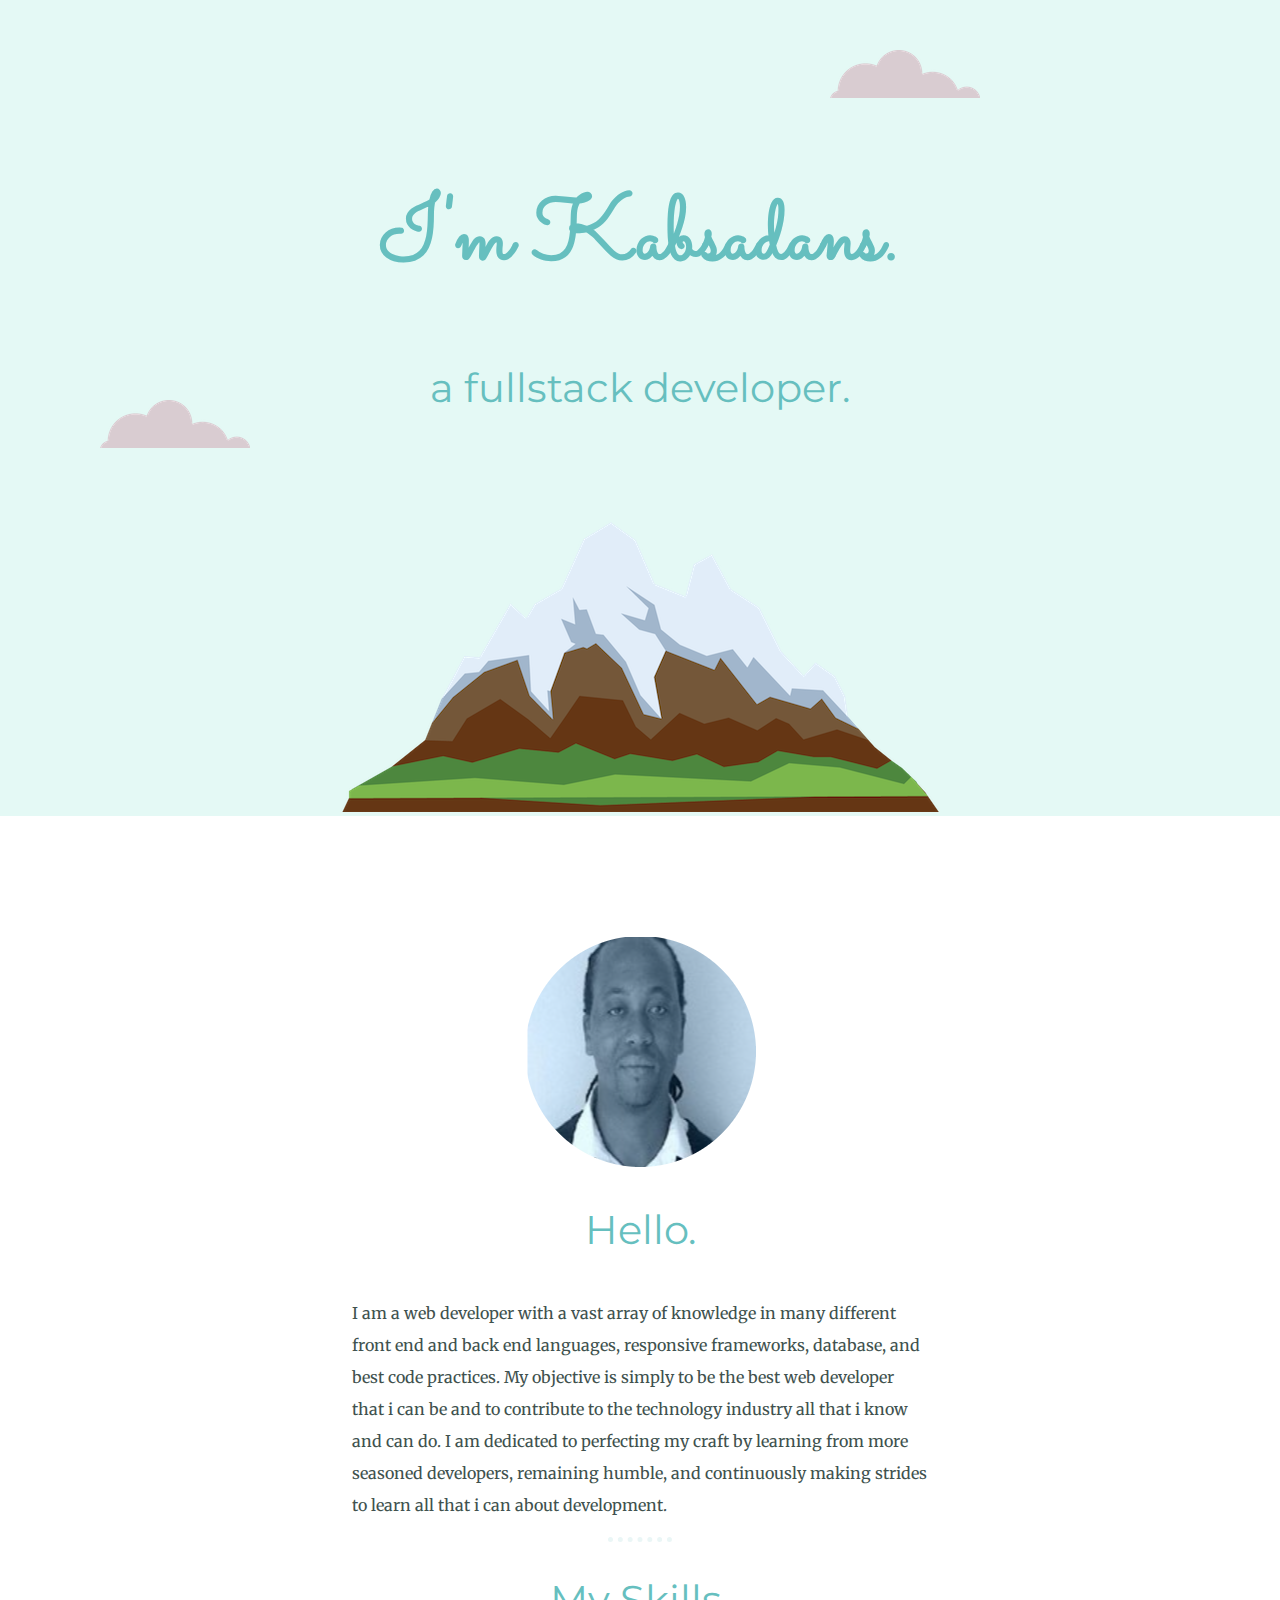
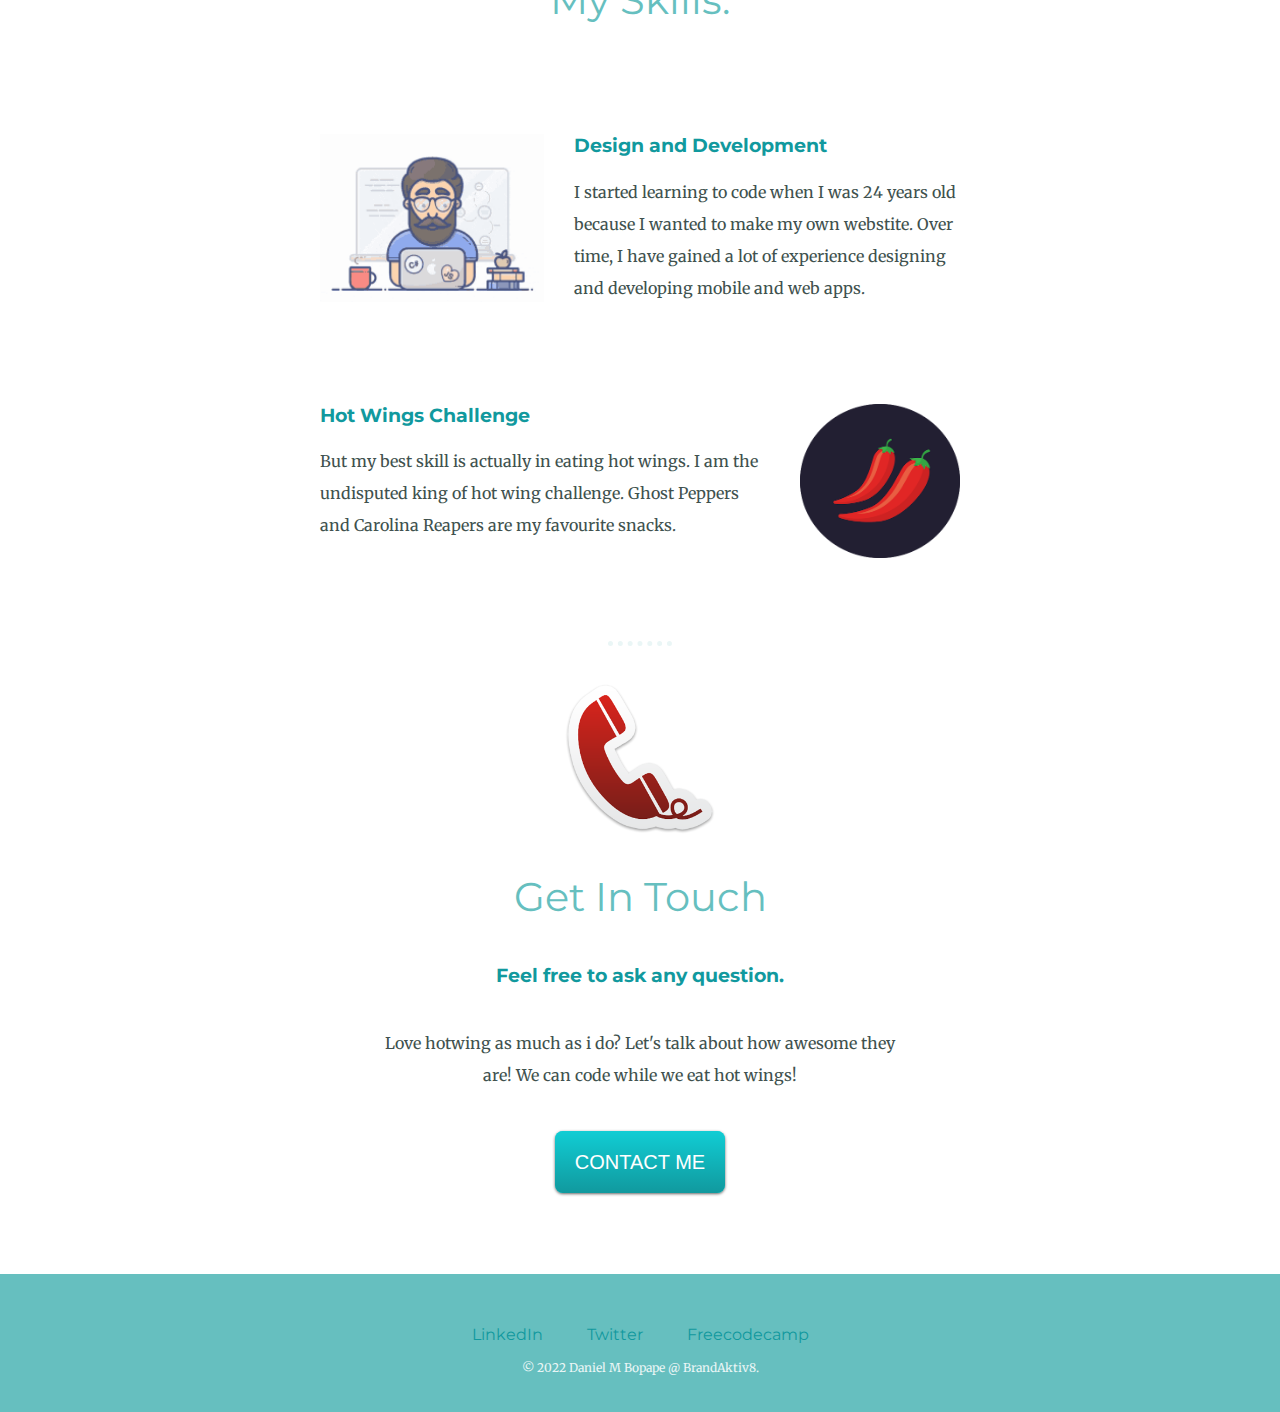
<file: assets/index.html>
<!DOCTYPE html>
<html lang="en" dir="ltr">

<head>
  <meta charset="utf-8">
  <meta name="viewport" content="width=device-width, initial-scale=1">
  <title>Daniel M Bopape</title>
  <link rel="stylesheet" href="styles.css">
  <link rel="icon" href="images/favicon.ico">
  <link rel="preconnect" href="https://fonts.googleapis.com">
  <link rel="preconnect" href="https://fonts.gstatic.com" crossorigin>
  <link href="https://fonts.googleapis.com/css2?family=Merriweather&family=Montserrat&family=Sacramento&display=swap" rel="stylesheet">
</head>

<body>
  <div class="top-container">
    <img class="top-cloud" src="cloud.png" alt="cloud-img">
    <h1>I'm Kabsadans.</h1>
    <h2>a fullstack developer.</h2>
    <img class="bottom-cloud" src="cloud.png" alt="cloud-img">
    <img src="mountain.png" alt="mountain-img">
  </div>
  <div class="middle-container">
    <div class="profile">
      <img src="daniel.png" alt="profile img">

      <h2>Hello.</h2>
      <div class="intro">
        <p>I am a web developer with a vast array of knowledge in many different front end and back end languages, responsive frameworks, database, and best code practices. My objective is simply to be the best web developer that i can be and to
          contribute to the technology industry all that i know and can do. I am dedicated to perfecting my craft by learning from more seasoned developers, remaining humble, and continuously making strides to learn all that i can about development.
        </p>
      </div>

    </div>
    <hr>
    <div class="skills">
      <h2>My Skills.</h2>
      <div class="skill-row">
        <img class="code-img" src="helloworld.gif" alt="code img">

        <h3>Design and Development</h3>
        <p>I started learning to code when I was 24 years old because I wanted to make my own webstite. Over time, I have gained a lot of experience designing and developing mobile and web apps.</p>

      </div>
      <div class="skill-row">
        <img class="chilli-img" src="chillies.png" alt="chilli img">

        <h3>Hot Wings Challenge</h3>
        <p>But my best skill is actually in eating hot wings. I am the undisputed king of hot wing challenge. Ghost Peppers and Carolina Reapers are my favourite snacks.</p>

      </div>
    </div>
    <hr>
    <div class="contact-me">
      <img class="phone-img" src="contact.png" alt="phone img">
      <h2>Get In Touch</h2>
      <h3>Feel free to ask any question.</h3>
      <p class="contact-message">Love hotwing as much as i do? Let's talk about how awesome they are! We can code while we eat hot wings!</p>
      <a class="btn" href="mailto:kabsadans@gmail.com">CONTACT ME</a>

    </div>
  </div>


  <div class="bottom-container">
    <a class="footer-link" href="https://za.linkedin.com/in/daniel-maishe-bopape-95399739">LinkedIn</a>
    <a class="footer-link" href="https://twitter.com/kabelsshh">Twitter</a>
    <a class="footer-link" href="https://www.freecodecamp.org/kabsadans">Freecodecamp</a>
    <p class="copyright">© 2022 Daniel M Bopape @ BrandAktiv8.</p>
  </div>

</body>

</html>
</file>
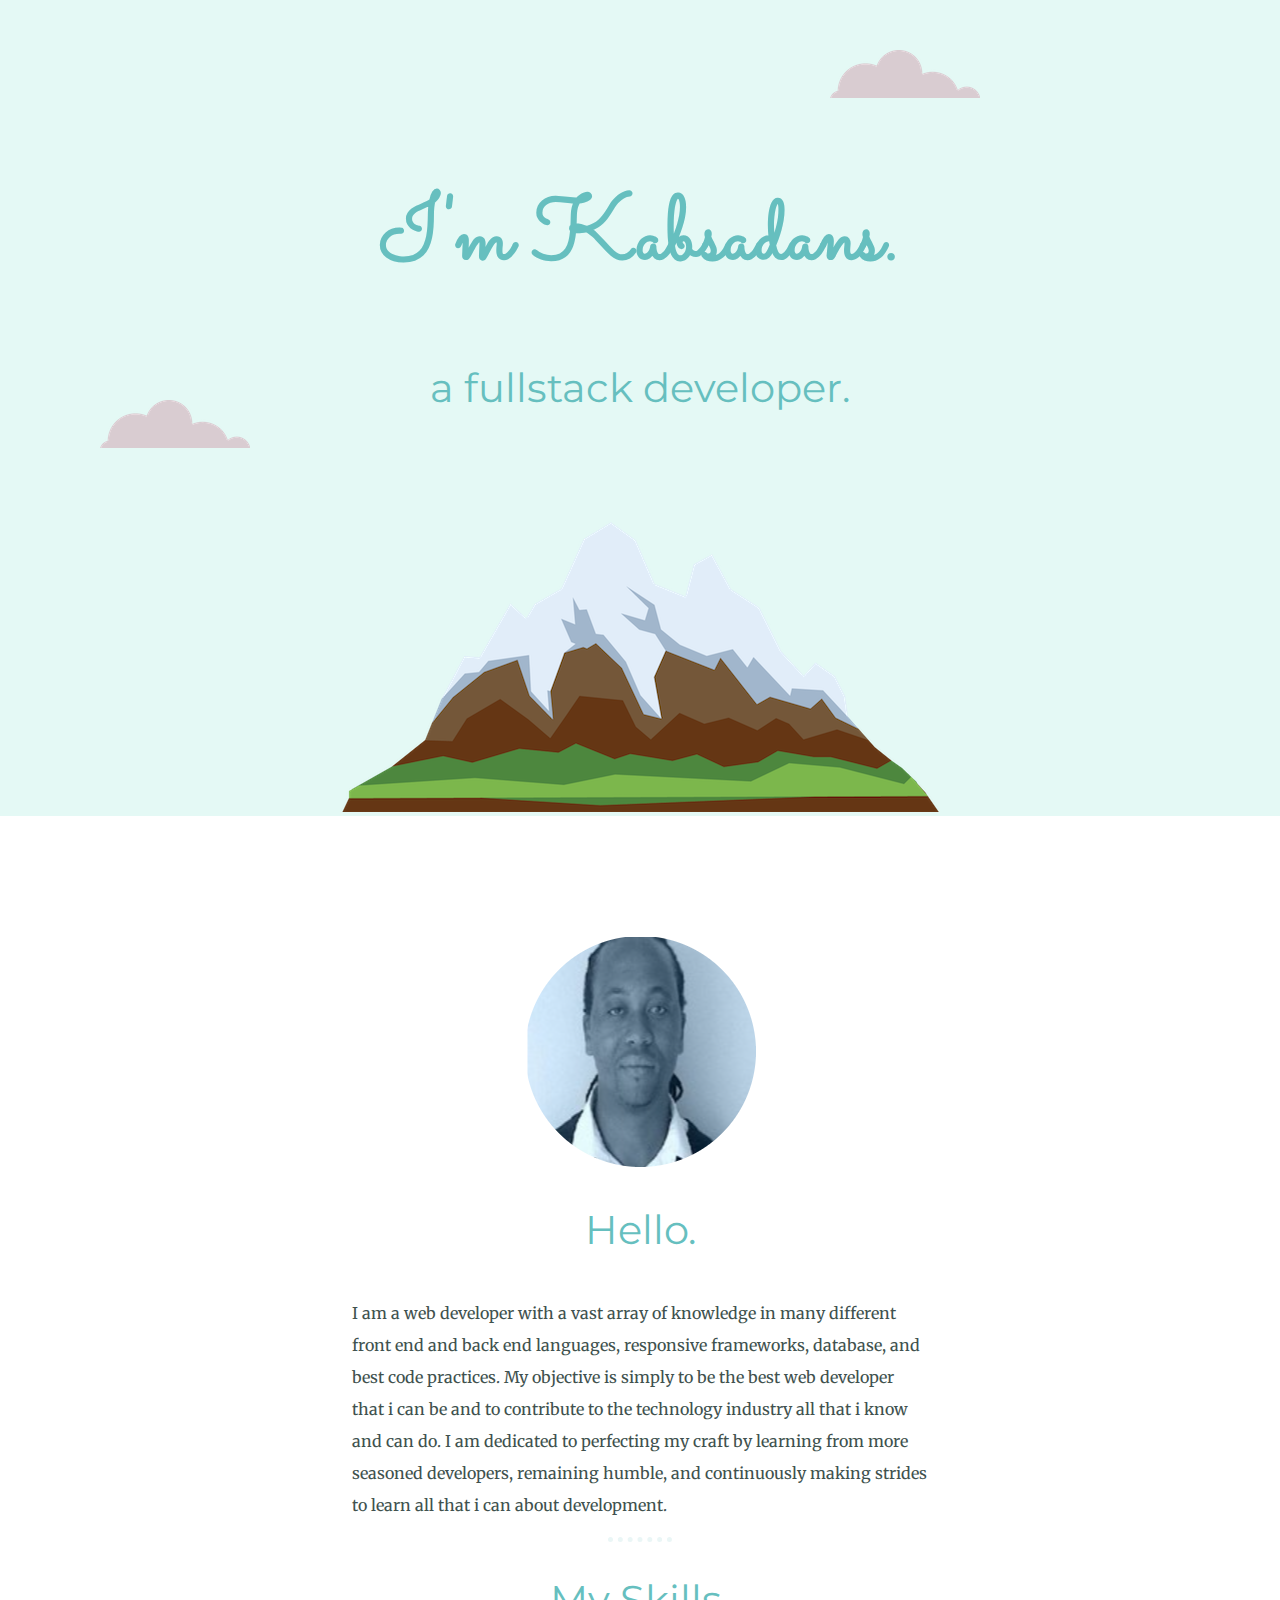
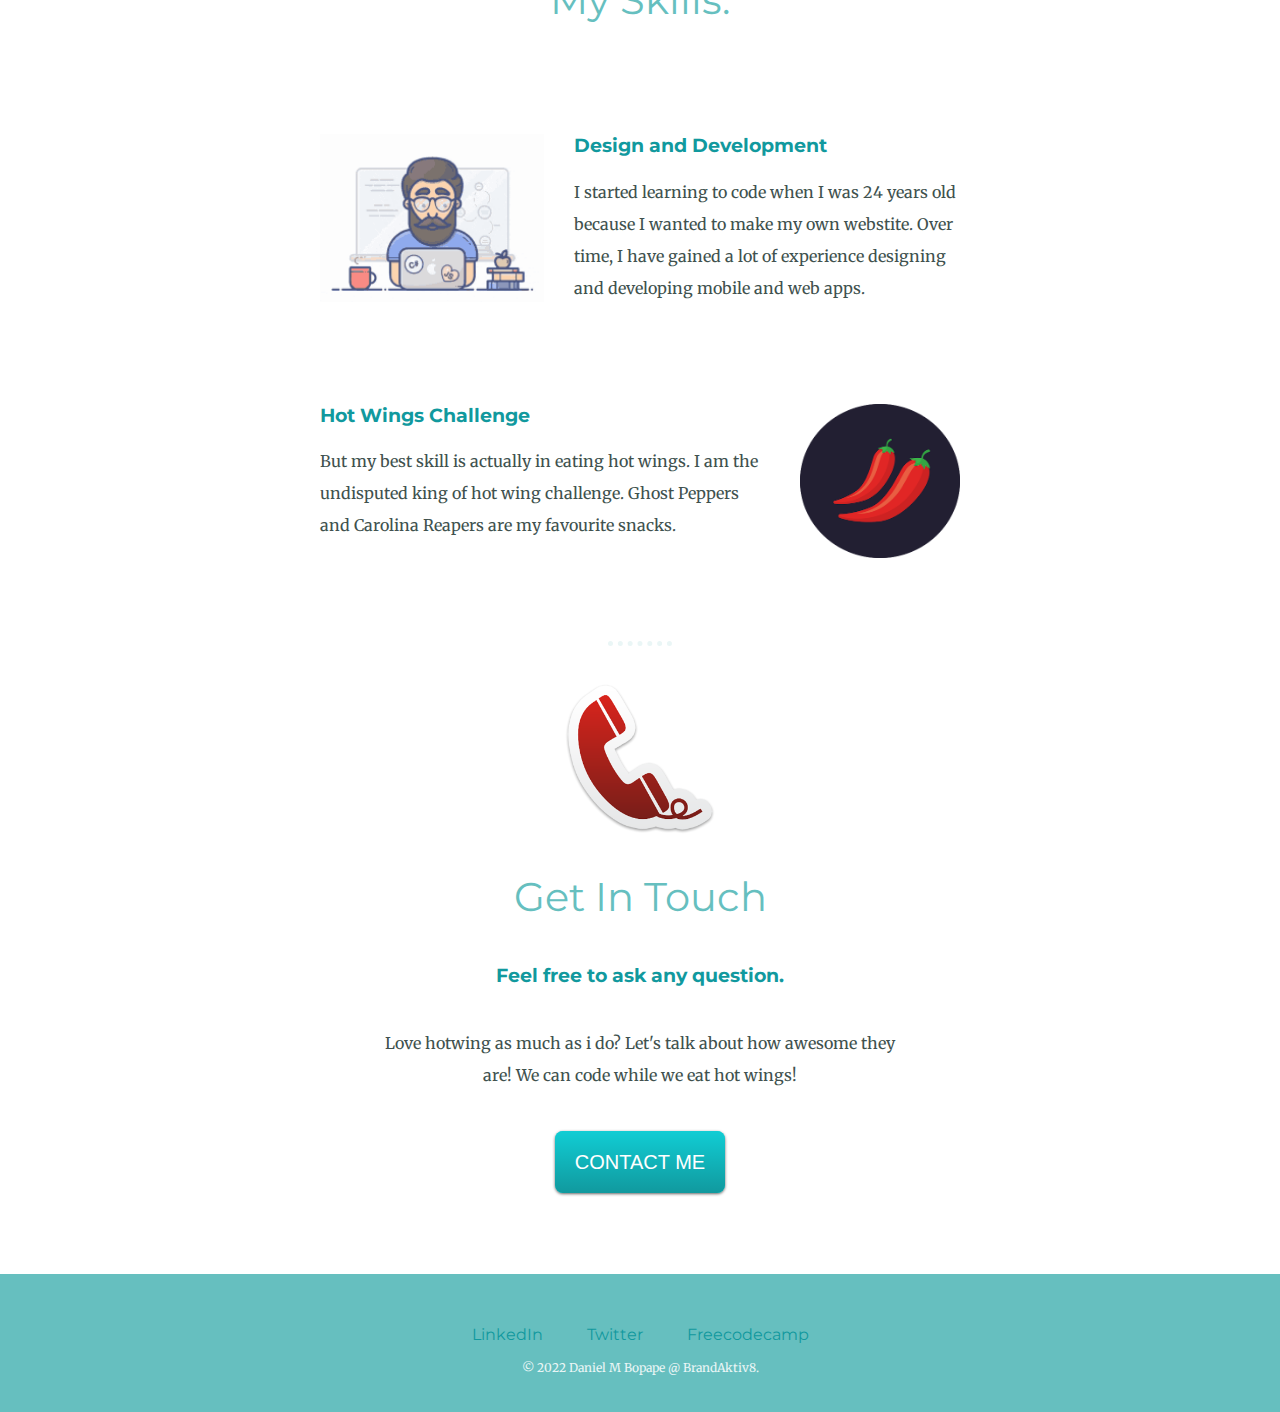
<file: .dfx/ic/canisters/website/assets/index.html>
<!DOCTYPE html>
<html lang="en" dir="ltr">

<head>
  <meta charset="utf-8">
  <title>Daniel M Bopape</title>
  <link rel="stylesheet" href="styles.css">
  <link rel="icon" href="images/favicon.ico">
  <link rel="preconnect" href="https://fonts.googleapis.com">
  <link rel="preconnect" href="https://fonts.gstatic.com" crossorigin>
  <link href="https://fonts.googleapis.com/css2?family=Merriweather&family=Montserrat&family=Sacramento&display=swap" rel="stylesheet">
</head>

<body>
  <div class="top-container">
    <img class="top-cloud" src="cloud.png" alt="cloud-img">
    <h1>I'm Kabsadans.</h1>
    <h2>a fullstack developer.</h2>
    <img class="bottom-cloud" src="cloud.png" alt="cloud-img">
    <img src="mountain.png" alt="mountain-img">
  </div>
  <div class="middle-container">
    <div class="profile">
      <img src="daniel.png" alt="profile img">

      <h2>Hello.</h2>
      <div class="intro">
        <p>I am a web developer with a vast array of knowledge in many different front end and back end languages, responsive frameworks, database, and best code practices. My objective is simply to be the best web developer that i can be and to
          contribute to the technology industry all that i know and can do. I am dedicated to perfecting my craft by learning from more seasoned developers, remaining humble, and continuously making strides to learn all that i can about development.
        </p>
      </div>

    </div>
    <hr>
    <div class="skills">
      <h2>My Skills.</h2>
      <div class="skill-row">
        <img class="code-img" src="helloworld.gif" alt="code img">

        <h3>Design and Development</h3>
        <p>I started learning to code when I was 24 years old because I wanted to make my own webstite. Over time, I have gained a lot of experience designing and developing mobile and web apps.</p>

      </div>
      <div class="skill-row">
        <img class="chilli-img" src="chillies.png" alt="chilli img">

        <h3>Hot Wings Challenge</h3>
        <p>But my best skill is actually in eating hot wings. I am the undisputed king of hot wing challenge. Ghost Peppers and Carolina Reapers are my favourite snacks.</p>

      </div>
    </div>
    <hr>
    <div class="contact-me">
      <img class="phone-img" src="contact.png" alt="phone img">
      <h2>Get In Touch</h2>
      <h3>Feel free to ask any question.</h3>
      <p class="contact-message">Love hotwing as much as i do? Let's talk about how awesome they are! We can code while we eat hot wings!</p>
      <a class="btn" href="mailto:kabsadans@gmail.com">CONTACT ME</a>

    </div>
  </div>


  <div class="bottom-container">
    <a class="footer-link" href="https://za.linkedin.com/in/daniel-maishe-bopape-95399739">LinkedIn</a>
    <a class="footer-link" href="https://twitter.com/kabelsshh">Twitter</a>
    <a class="footer-link" href="https://www.freecodecamp.org/kabsadans">Freecodecamp</a>
    <p class="copyright">© 2022 Daniel M Bopape @ BrandAktiv8.</p>
  </div>

</body>

</html>
</file>
<file: assets/styles.css>
body {
  color: #40514E;
  margin: 0;
  text-align: center;
  font-family: 'Merriweather', serif;
}

h1 {
  color: #66BFBF;
  font-size: 5.625rem;
  margin: 50px auto 0 auto;
  font-family: 'Sacramento', cursive;
  line-height: 2;
  /* width: 10%
  margin: 0 auto; */
}

h2 {
  color: #66BFBF;
  font-size: 2.5rem;
  font-weight: normal;
  font-family: 'Montserrat', sans-serif;
  padding-bottom: 10px;
}

h3 {
  color: #11999E;
  font-family: 'Montserrat', sans-serif;
}

a {
  color: #11999E;
  font-family: 'Montserrat', sans-serif;
  margin: 10px 20px;
  text-decoration: none;
}

a:hover {
  color: #EAF6F6;
}

hr {
  background-color: white;
  border-style: dotted none none;
  border-color: #EAF6F6;
  border-width: 5px;
  width: 5%;

}

p {
  line-height: 2;
}

.profile {
  padding-top: 20px;
}

.intro {
  text-align: left;
  line-height: 2;
  width: 45%;
  margin: auto;
  /* margin-left: 270px;
  margin-right: 270px; */
}

.contact-message{
  width: 40%;
  margin: 40px auto 60px;
}

.skill-row {
  width: 50%;
  margin: 100px auto 100px auto;
  text-align: left;
}

 .code-img {
  width: 35%;
  float: left;
  margin-right: 30px;
}

.chilli-img {
  width: 25%;
  float: right;
  margin-left: 30px;
}

.phone-img {
  width: 150px;
  height: 150px;
  padding-top: 30px;
}
.top-container {
  background-color: #E4F9F5;
  position: relative;
  padding-top: 100px
}

.middle-container {
  margin: 100px 0;
}

.bottom-container {

}

.top-cloud {
  position: absolute;
  right: 300px;
  top: 50px
}

.bottom-cloud {
  position: absolute;
  top: 400px;
  bottom: 300px;
  left: 100px;
}

.btn {
  background: #11CDD4;
  background-image: -webkit-linear-gradient(top, #11CDD4, #11999E);
  background-image: -moz-linear-gradient(top, #11CDD4, #11999E);
  background-image: -ms-linear-gradient(top, #11CDD4, #11999E);
  background-image: -o-linear-gradient(top, #11CDD4, #11999E);
  background-image: linear-gradient(to bottom, #11CDD4, #11999E);
  -webkit-border-radius: 8;
  -moz-border-radius: 8;
  border-radius: 8px;
  -webkit-box-shadow: 0px 1px 3px #666666;
  -moz-box-shadow: 0px 1px 3px #666666;
  box-shadow: 0px 1px 3px #666666;
  font-family: Arial;
  color: #ffffff;
  font-size: 20px;
  padding: 20px 20px 20px 20px;
  text-decoration: none;
}

.btn:hover {
  background: #30E3CB;
  background-image: -webkit-linear-gradient(top, #30E3CB, #2BC4AD);
  background-image: -moz-linear-gradient(top, #30E3CB, #2BC4AD);
  background-image: -ms-linear-gradient(top, #30E3CB, #2BC4AD);
  background-image: -o-linear-gradient(top, #30E3CB, #2BC4AD);
  background-image: linear-gradient(to bottom, #30E3CB, #2BC4AD);
  text-decoration: none;
}

.bottom-container {
  background-color: #66BFBF;
  padding: 50px 0 20px;
}

.copyright {
  color: #EAF6F6;
  font-size: 0.75rem;
  padding-top: 20px 0;
}
</file>
<file: .dfx/ic/canisters/website/assets/styles.css>
body {
  color: #40514E;
  margin: 0;
  text-align: center;
  font-family: 'Merriweather', serif;
}

h1 {
  color: #66BFBF;
  font-size: 5.625rem;
  margin: 50px auto 0 auto;
  font-family: 'Sacramento', cursive;
  line-height: 2;
  /* width: 10%
  margin: 0 auto; */
}

h2 {
  color: #66BFBF;
  font-size: 2.5rem;
  font-weight: normal;
  font-family: 'Montserrat', sans-serif;
  padding-bottom: 10px;
}

h3 {
  color: #11999E;
  font-family: 'Montserrat', sans-serif;
}

a {
  color: #11999E;
  font-family: 'Montserrat', sans-serif;
  margin: 10px 20px;
  text-decoration: none;
}

a:hover {
  color: #EAF6F6;
}

hr {
  background-color: white;
  border-style: dotted none none;
  border-color: #EAF6F6;
  border-width: 5px;
  width: 5%;

}

p {
  line-height: 2;
}

.profile {
  padding-top: 20px;
}

.intro {
  text-align: left;
  line-height: 2;
  width: 45%;
  margin: auto;
  /* margin-left: 270px;
  margin-right: 270px; */
}

.contact-message{
  width: 40%;
  margin: 40px auto 60px;
}

.skill-row {
  width: 50%;
  margin: 100px auto 100px auto;
  text-align: left;
}

 .code-img {
  width: 35%;
  float: left;
  margin-right: 30px;
}

.chilli-img {
  width: 25%;
  float: right;
  margin-left: 30px;
}

.phone-img {
  width: 150px;
  height: 150px;
  padding-top: 30px;
}
.top-container {
  background-color: #E4F9F5;
  position: relative;
  padding-top: 100px
}

.middle-container {
  margin: 100px 0;
}

.bottom-container {

}

.top-cloud {
  position: absolute;
  right: 300px;
  top: 50px
}

.bottom-cloud {
  position: absolute;
  top: 400px;
  bottom: 300px;
  left: 100px;
}

.btn {
  background: #11CDD4;
  background-image: -webkit-linear-gradient(top, #11CDD4, #11999E);
  background-image: -moz-linear-gradient(top, #11CDD4, #11999E);
  background-image: -ms-linear-gradient(top, #11CDD4, #11999E);
  background-image: -o-linear-gradient(top, #11CDD4, #11999E);
  background-image: linear-gradient(to bottom, #11CDD4, #11999E);
  -webkit-border-radius: 8;
  -moz-border-radius: 8;
  border-radius: 8px;
  -webkit-box-shadow: 0px 1px 3px #666666;
  -moz-box-shadow: 0px 1px 3px #666666;
  box-shadow: 0px 1px 3px #666666;
  font-family: Arial;
  color: #ffffff;
  font-size: 20px;
  padding: 20px 20px 20px 20px;
  text-decoration: none;
}

.btn:hover {
  background: #30E3CB;
  background-image: -webkit-linear-gradient(top, #30E3CB, #2BC4AD);
  background-image: -moz-linear-gradient(top, #30E3CB, #2BC4AD);
  background-image: -ms-linear-gradient(top, #30E3CB, #2BC4AD);
  background-image: -o-linear-gradient(top, #30E3CB, #2BC4AD);
  background-image: linear-gradient(to bottom, #30E3CB, #2BC4AD);
  text-decoration: none;
}

.bottom-container {
  background-color: #66BFBF;
  padding: 50px 0 20px;
}

.copyright {
  color: #EAF6F6;
  font-size: 0.75rem;
  padding-top: 20px 0;
}
</file>
